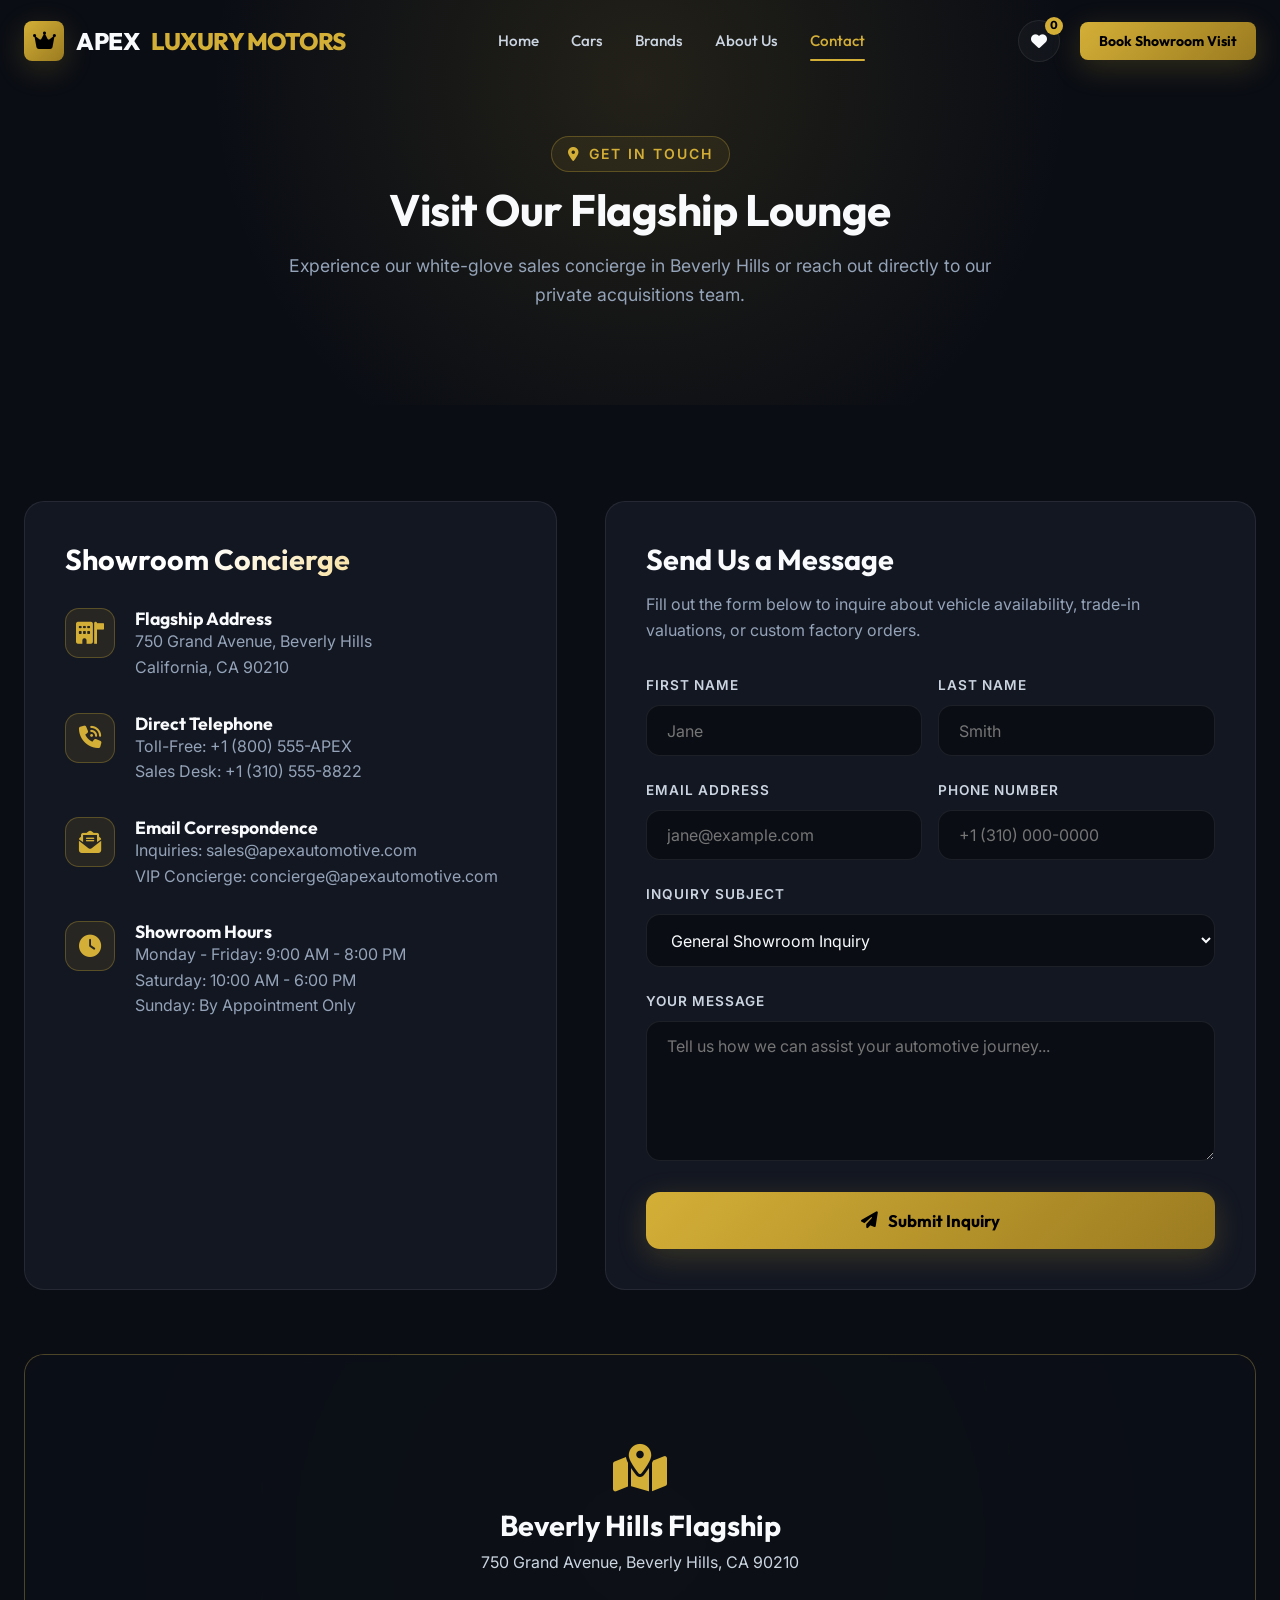
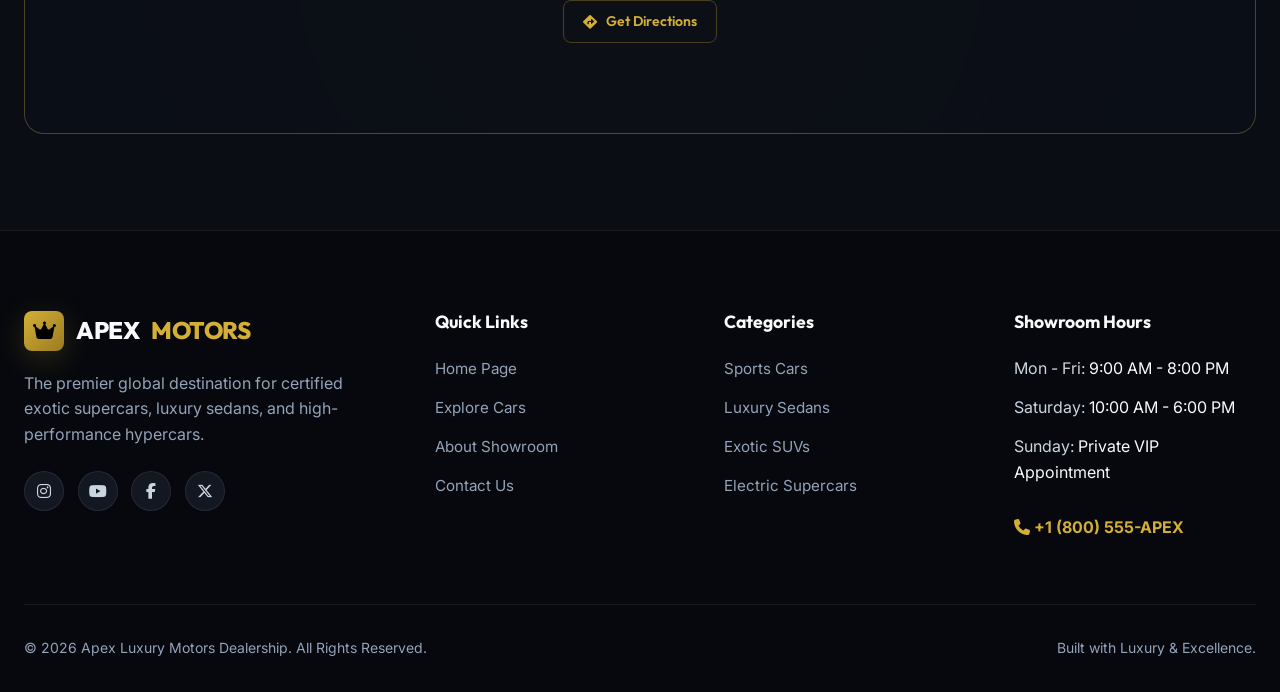
<file: contact.html>
<!DOCTYPE html>
<html lang="en">
<head>
  <meta charset="UTF-8" />
  <meta name="viewport" content="width=device-width, initial-scale=1.0" />
  <title>Contact & VIP Lounge - Apex Luxury Motors</title>
  <meta name="description" content="Get in touch with Apex Luxury Motors sales concierge, schedule private showroom viewings, visit our Beverly Hills luxury showroom lounge." />
  
  <link rel="stylesheet" href="css/style.css" />
  <link rel="stylesheet" href="https://cdnjs.cloudflare.com/ajax/libs/font-awesome/6.5.1/css/all.min.css" />
</head>
<body>

  <!-- ==================== STICKY NAVBAR ==================== -->
  <header class="navbar scrolled">
    <div class="container nav-container">
      <a href="index.html" class="logo">
        <div class="logo-badge"><i class="fa-solid fa-crown"></i></div>
        APEX <span>LUXURY MOTORS</span>
      </a>
      
      <nav class="nav-links">
        <a href="index.html" class="nav-link">Home</a>
        <a href="cars.html" class="nav-link">Cars</a>
        <a href="index.html#brands-section" class="nav-link">Brands</a>
        <a href="about.html" class="nav-link">About Us</a>
        <a href="contact.html" class="nav-link active">Contact</a>
      </nav>
      
      <div class="nav-actions">
        <a href="cars.html" class="nav-favorite-btn" title="View Wishlist">
          <i class="fa-solid fa-heart"></i>
          <span class="fav-badge">0</span>
        </a>
        <button class="btn btn-primary btn-sm" onclick="openTestDriveModal()">Book Showroom Visit</button>
        <div class="hamburger">
          <span></span><span></span><span></span>
        </div>
      </div>
    </div>
  </header>

  <!-- Mobile Drawer -->
  <div class="mobile-nav">
    <div class="mobile-nav-links">
      <a href="index.html" class="mobile-nav-link">Home</a>
      <a href="cars.html" class="mobile-nav-link">Inventory</a>
      <a href="about.html" class="mobile-nav-link">About Showroom</a>
      <a href="contact.html" class="mobile-nav-link active">Contact Us</a>
    </div>
    <button class="btn btn-primary" onclick="openTestDriveModal(); document.querySelector('.mobile-nav').classList.remove('active');">
      <i class="fa-solid fa-car"></i> Book Showroom Visit
    </button>
  </div>

  <!-- ==================== CONTACT HERO ==================== -->
  <section class="section-padding" style="padding-top: 8.5rem; background: radial-gradient(circle at 50% 20%, rgba(212, 175, 55, 0.12) 0%, transparent 60%); text-align: center;">
    <div class="container" style="max-width: 800px;">
      <span class="section-subtitle"><i class="fa-solid fa-location-dot"></i> Get In Touch</span>
      <h1 class="section-title">Visit Our Flagship Lounge</h1>
      <p class="section-description">Experience our white-glove sales concierge in Beverly Hills or reach out directly to our private acquisitions team.</p>
    </div>
  </section>

  <!-- ==================== CONTACT SECTION ==================== -->
  <section class="section-padding" style="background: var(--bg-dark);">
    <div class="container">
      <div class="contact-grid">
        <!-- Contact Information -->
        <div class="contact-info-card">
          <h2 style="font-size: 1.8rem; margin-bottom: 2rem;" class="text-gradient">Showroom Concierge</h2>
          
          <div class="info-item">
            <div class="info-icon"><i class="fa-solid fa-building-flag"></i></div>
            <div>
              <h4 style="font-size: 1.1rem; color: var(--text-main);">Flagship Address</h4>
              <p style="color: var(--text-muted);">750 Grand Avenue, Beverly Hills<br />California, CA 90210</p>
            </div>
          </div>
          
          <div class="info-item">
            <div class="info-icon"><i class="fa-solid fa-phone-volume"></i></div>
            <div>
              <h4 style="font-size: 1.1rem; color: var(--text-main);">Direct Telephone</h4>
              <p style="color: var(--text-muted);">Toll-Free: +1 (800) 555-APEX<br />Sales Desk: +1 (310) 555-8822</p>
            </div>
          </div>
          
          <div class="info-item">
            <div class="info-icon"><i class="fa-solid fa-envelope-open-text"></i></div>
            <div>
              <h4 style="font-size: 1.1rem; color: var(--text-main);">Email Correspondence</h4>
              <p style="color: var(--text-muted);">Inquiries: sales@apexautomotive.com<br />VIP Concierge: concierge@apexautomotive.com</p>
            </div>
          </div>
          
          <div class="info-item">
            <div class="info-icon"><i class="fa-solid fa-clock"></i></div>
            <div>
              <h4 style="font-size: 1.1rem; color: var(--text-main);">Showroom Hours</h4>
              <p style="color: var(--text-muted);">Monday - Friday: 9:00 AM - 8:00 PM<br />Saturday: 10:00 AM - 6:00 PM<br />Sunday: By Appointment Only</p>
            </div>
          </div>
        </div>
        
        <!-- Interactive Form -->
        <div class="contact-form-card">
          <h2 style="font-size: 1.8rem; margin-bottom: 1rem;">Send Us a Message</h2>
          <p style="color: var(--text-muted); margin-bottom: 2rem;">Fill out the form below to inquire about vehicle availability, trade-in valuations, or custom factory orders.</p>
          
          <form id="main-contact-form" onsubmit="event.preventDefault(); showToast('Thank you! Your message has been routed to a senior sales advisor.', 'success'); this.reset();">
            <div style="display: grid; grid-template-columns: 1fr 1fr; gap: 1rem;">
              <div class="form-group">
                <label class="form-label">First Name</label>
                <input type="text" required class="form-control" placeholder="Jane" />
              </div>
              <div class="form-group">
                <label class="form-label">Last Name</label>
                <input type="text" required class="form-control" placeholder="Smith" />
              </div>
            </div>
            
            <div style="display: grid; grid-template-columns: 1fr 1fr; gap: 1rem;">
              <div class="form-group">
                <label class="form-label">Email Address</label>
                <input type="email" required class="form-control" placeholder="jane@example.com" />
              </div>
              <div class="form-group">
                <label class="form-label">Phone Number</label>
                <input type="tel" required class="form-control" placeholder="+1 (310) 000-0000" />
              </div>
            </div>
            
            <div class="form-group">
              <label class="form-label">Inquiry Subject</label>
              <select class="form-control">
                <option>General Showroom Inquiry</option>
                <option>Schedule Private Showroom Viewing &amp; Test Drive</option>
                <option>Custom Lease &amp; Financing Quote</option>
                <option>Consignment &amp; Trade-In</option>
              </select>
            </div>
            
            <div class="form-group">
              <label class="form-label">Your Message</label>
              <textarea required class="form-control" placeholder="Tell us how we can assist your automotive journey..."></textarea>
            </div>
            
            <button type="submit" class="btn btn-primary btn-lg" style="width: 100%;">
              <i class="fa-solid fa-paper-plane"></i> Submit Inquiry
            </button>
          </form>
        </div>
      </div>
      
      <!-- Styled Dark Map Placeholder -->
      <div style="margin-top: 4rem; border-radius: var(--radius-lg); overflow: hidden; border: 1px solid var(--border-gold); background: var(--bg-card); position: relative; height: 380px; display: flex; align-items: center; justify-content: center; text-align: center; background-image: radial-gradient(circle at center, rgba(212, 175, 55, 0.08) 0%, transparent 80%), url('https://images.unsplash.com/photo-1524661135-423995f22d0b?auto=format&fit=crop&w=1400&q=80'); background-size: cover; background-position: center;">
        <div style="position: absolute; inset: 0; background: rgba(10, 13, 20, 0.85); backdrop-filter: blur(4px);"></div>
        <div style="position: relative; z-index: 2; padding: 2rem; max-width: 500px;">
          <i class="fa-solid fa-map-location-dot" style="font-size: 3rem; color: var(--accent-gold); margin-bottom: 1rem;"></i>
          <h3 style="font-size: 1.8rem; margin-bottom: 0.5rem;">Beverly Hills Flagship</h3>
          <p style="color: var(--text-sub); margin-bottom: 1.5rem;">750 Grand Avenue, Beverly Hills, CA 90210</p>
          <a href="https://maps.google.com" target="_blank" class="btn btn-outline-gold btn-sm"><i class="fa-solid fa-directions"></i> Get Directions</a>
        </div>
      </div>
    </div>
  </section>

  <!-- ==================== FOOTER ==================== -->
  <footer class="footer">
    <div class="container">
      <div class="footer-grid">
        <div class="footer-brand">
          <a href="index.html" class="logo">
            <div class="logo-badge"><i class="fa-solid fa-crown"></i></div>
            APEX <span>MOTORS</span>
          </a>
          <p>The premier global destination for certified exotic supercars, luxury sedans, and high-performance hypercars.</p>
          <div class="social-links">
            <a href="#" class="social-btn"><i class="fa-brands fa-instagram"></i></a>
            <a href="#" class="social-btn"><i class="fa-brands fa-youtube"></i></a>
            <a href="#" class="social-btn"><i class="fa-brands fa-facebook-f"></i></a>
            <a href="#" class="social-btn"><i class="fa-brands fa-x-twitter"></i></a>
          </div>
        </div>
        
        <div>
          <h4 class="footer-title">Quick Links</h4>
          <ul class="footer-links">
            <li><a href="index.html" class="footer-link">Home Page</a></li>
            <li><a href="cars.html" class="footer-link">Explore Cars</a></li>
            <li><a href="about.html" class="footer-link">About Showroom</a></li>
            <li><a href="contact.html" class="footer-link">Contact Us</a></li>
          </ul>
        </div>
        
        <div>
          <h4 class="footer-title">Categories</h4>
          <ul class="footer-links">
            <li><a href="cars.html?type=Sports+Cars" class="footer-link">Sports Cars</a></li>
            <li><a href="cars.html?type=Luxury+Cars" class="footer-link">Luxury Sedans</a></li>
            <li><a href="cars.html?type=SUVs" class="footer-link">Exotic SUVs</a></li>
            <li><a href="cars.html?type=Electric+Cars" class="footer-link">Electric Supercars</a></li>
          </ul>
        </div>
        
        <div>
          <h4 class="footer-title">Showroom Hours</h4>
          <ul class="footer-links">
            <li><span style="color: var(--text-sub);">Mon - Fri:</span> 9:00 AM - 8:00 PM</li>
            <li><span style="color: var(--text-sub);">Saturday:</span> 10:00 AM - 6:00 PM</li>
            <li><span style="color: var(--text-sub);">Sunday:</span> Private VIP Appointment</li>
            <li style="margin-top: 1rem;"><a href="tel:+18005552739" class="text-gold" style="font-weight: 700;"><i class="fa-solid fa-phone"></i> +1 (800) 555-APEX</a></li>
          </ul>
        </div>
      </div>
      
      <div class="footer-bottom">
        <p>&copy; 2026 Apex Luxury Motors Dealership. All Rights Reserved.</p>
        <p>Built with Luxury &amp; Excellence.</p>
      </div>
    </div>
  </footer>

  <script src="js/script.js"></script>
</body>
</html>
</file>
<file: css/style.css>
/* ==========================================
   APEX AUTOMOTIVE - LUXURY CAR SHOWROOM
   Unified CSS Design System & Stylesheet
   ========================================== */

@import url('https://fonts.googleapis.com/css2?family=Inter:wght@300;400;500;600;700&family=Outfit:wght@400;500;600;700;800&family=Plus+Jakarta+Sans:wght@500;600;700;800&display=swap');

:root {
  /* Color Palette - Modern Obsidian Dark & Metallic Gold Accent */
  --bg-dark: #0A0D14;
  --bg-card: #131722;
  --bg-card-hover: #1A202E;
  --bg-surface: #1E2536;
  --bg-glass: rgba(19, 23, 34, 0.75);
  --bg-glass-card: rgba(255, 255, 255, 0.03);
  
  --accent-gold: #D4AF37;
  --accent-gold-light: #F3C649;
  --accent-gold-dark: #9A7B20;
  --accent-cyan: #38BDF8;
  --accent-emerald: #10B981;
  
  --border-color: rgba(255, 255, 255, 0.08);
  --border-gold: rgba(212, 175, 55, 0.3);
  --border-focus: rgba(212, 175, 55, 0.6);
  
  --text-main: #F8FAFC;
  --text-muted: #94A3B8;
  --text-sub: #CBD5E1;
  --text-gold: #E5C158;
  
  --font-heading: 'Outfit', 'Plus Jakarta Sans', sans-serif;
  --font-body: 'Inter', sans-serif;
  
  --radius-sm: 8px;
  --radius-md: 14px;
  --radius-lg: 20px;
  --radius-full: 9999px;
  
  --shadow-sm: 0 4px 12px rgba(0, 0, 0, 0.2);
  --shadow-md: 0 10px 30px rgba(0, 0, 0, 0.35);
  --shadow-lg: 0 20px 50px rgba(0, 0, 0, 0.5);
  --shadow-gold: 0 8px 30px rgba(212, 175, 55, 0.2);
  --shadow-glow: 0 0 25px rgba(212, 175, 55, 0.15);
  
  --transition-fast: 0.2s cubic-bezier(0.4, 0, 0.2, 1);
  --transition-normal: 0.35s cubic-bezier(0.4, 0, 0.2, 1);
  --transition-slow: 0.5s cubic-bezier(0.4, 0, 0.2, 1);
  
  --container-max: 1320px;
}

/* Reset & Global Base */
*, *::before, *::after {
  box-sizing: border-box;
  margin: 0;
  padding: 0;
}

html {
  scroll-behavior: smooth;
  font-size: 16px;
}

body {
  background-color: var(--bg-dark);
  color: var(--text-main);
  font-family: var(--font-body);
  line-height: 1.6;
  overflow-x: hidden;
  -webkit-font-smoothing: antialiased;
}

a {
  color: inherit;
  text-decoration: none;
  transition: var(--transition-fast);
}

ul {
  list-style: none;
}

img {
  max-width: 100%;
  height: auto;
  display: block;
}

button, input, select, textarea {
  font-family: inherit;
  font-size: inherit;
  color: inherit;
  outline: none;
  border: none;
}

button {
  cursor: pointer;
  background: none;
}

/* Custom Scrollbar */
::-webkit-scrollbar {
  width: 10px;
}
::-webkit-scrollbar-track {
  background: var(--bg-dark);
}
::-webkit-scrollbar-thumb {
  background: #252D3F;
  border-radius: var(--radius-full);
  border: 2px solid var(--bg-dark);
}
::-webkit-scrollbar-thumb:hover {
  background: var(--accent-gold);
}

/* Typography & Utilities */
h1, h2, h3, h4, h5, h6 {
  font-family: var(--font-heading);
  font-weight: 700;
  line-height: 1.2;
  color: var(--text-main);
}

.text-gradient {
  background: linear-gradient(135deg, #FFFFFF 30%, var(--accent-gold-light) 100%);
  -webkit-background-clip: text;
  -webkit-text-fill-color: transparent;
}

.text-gold {
  color: var(--accent-gold);
}

.container {
  width: 100%;
  max-width: var(--container-max);
  margin: 0 auto;
  padding: 0 1.5rem;
}

.section-padding {
  padding: 6rem 0;
}

.section-header {
  text-align: center;
  max-width: 700px;
  margin: 0 auto 3.5rem auto;
}

.section-subtitle {
  display: inline-flex;
  align-items: center;
  gap: 0.5rem;
  font-size: 0.875rem;
  font-weight: 600;
  text-transform: uppercase;
  letter-spacing: 2px;
  color: var(--accent-gold);
  margin-bottom: 0.75rem;
  padding: 0.35rem 1rem;
  background: rgba(212, 175, 55, 0.08);
  border: 1px solid var(--border-gold);
  border-radius: var(--radius-full);
}

.section-title {
  font-size: 2.75rem;
  margin-bottom: 1rem;
  letter-spacing: -0.5px;
}

.section-description {
  color: var(--text-muted);
  font-size: 1.1rem;
}

/* Buttons System */
.btn {
  display: inline-flex;
  align-items: center;
  justify-content: center;
  gap: 0.6rem;
  padding: 0.9rem 1.8rem;
  font-family: var(--font-heading);
  font-weight: 600;
  font-size: 0.95rem;
  border-radius: var(--radius-md);
  transition: var(--transition-normal);
  position: relative;
  overflow: hidden;
  white-space: nowrap;
}

.btn-primary {
  background: linear-gradient(135deg, var(--accent-gold) 0%, var(--accent-gold-dark) 100%);
  color: #000;
  font-weight: 700;
  box-shadow: var(--shadow-gold);
}

.btn-primary:hover {
  transform: translateY(-3px);
  box-shadow: 0 12px 35px rgba(212, 175, 55, 0.35);
  background: linear-gradient(135deg, var(--accent-gold-light) 0%, var(--accent-gold) 100%);
}

.btn-secondary {
  background: var(--bg-glass-card);
  color: var(--text-main);
  border: 1px solid var(--border-color);
  backdrop-filter: blur(10px);
}

.btn-secondary:hover {
  background: rgba(255, 255, 255, 0.08);
  border-color: var(--border-gold);
  color: var(--accent-gold);
  transform: translateY(-3px);
}

.btn-outline-gold {
  background: transparent;
  color: var(--accent-gold);
  border: 1px solid var(--border-gold);
}

.btn-outline-gold:hover {
  background: var(--accent-gold);
  color: #000;
  transform: translateY(-3px);
  box-shadow: var(--shadow-gold);
}

.btn-sm {
  padding: 0.6rem 1.2rem;
  font-size: 0.875rem;
  border-radius: var(--radius-sm);
}

.btn-lg {
  padding: 1.1rem 2.4rem;
  font-size: 1.05rem;
  border-radius: var(--radius-md);
}

/* ==========================================
   NAVBAR & HEADER
   ========================================== */
.navbar {
  position: fixed;
  top: 0;
  left: 0;
  width: 100%;
  z-index: 1000;
  padding: 1.25rem 0;
  transition: var(--transition-normal);
}

.navbar.scrolled {
  padding: 0.85rem 0;
  background: var(--bg-glass);
  backdrop-filter: blur(20px);
  -webkit-backdrop-filter: blur(20px);
  border-bottom: 1px solid var(--border-color);
  box-shadow: var(--shadow-md);
}

.nav-container {
  display: flex;
  align-items: center;
  justify-content: space-between;
}

.logo {
  display: flex;
  align-items: center;
  gap: 0.75rem;
  font-family: var(--font-heading);
  font-size: 1.5rem;
  font-weight: 800;
  letter-spacing: -0.5px;
  color: var(--text-main);
}

.logo-badge {
  width: 40px;
  height: 40px;
  background: linear-gradient(135deg, var(--accent-gold), var(--accent-gold-dark));
  border-radius: var(--radius-sm);
  display: flex;
  align-items: center;
  justify-content: center;
  color: #000;
  font-size: 1.25rem;
  box-shadow: var(--shadow-gold);
}

.logo span {
  color: var(--accent-gold);
}

.nav-links {
  display: flex;
  align-items: center;
  gap: 2rem;
}

.nav-link {
  font-family: var(--font-heading);
  font-weight: 500;
  font-size: 0.95rem;
  color: var(--text-sub);
  position: relative;
  padding: 0.5rem 0;
}

.nav-link:hover, .nav-link.active {
  color: var(--accent-gold);
}

.nav-link::after {
  content: '';
  position: absolute;
  bottom: 0;
  left: 0;
  width: 0;
  height: 2px;
  background: var(--accent-gold);
  transition: var(--transition-fast);
  border-radius: var(--radius-full);
}

.nav-link:hover::after, .nav-link.active::after {
  width: 100%;
}

.nav-actions {
  display: flex;
  align-items: center;
  gap: 1.25rem;
}

.nav-favorite-btn {
  position: relative;
  width: 42px;
  height: 42px;
  border-radius: var(--radius-full);
  background: var(--bg-glass-card);
  border: 1px solid var(--border-color);
  display: flex;
  align-items: center;
  justify-content: center;
  color: var(--text-main);
  transition: var(--transition-fast);
}

.nav-favorite-btn:hover {
  border-color: var(--accent-gold);
  color: var(--accent-gold);
  background: rgba(212, 175, 55, 0.1);
}

.fav-badge {
  position: absolute;
  top: -4px;
  right: -4px;
  background: var(--accent-gold);
  color: #000;
  font-size: 0.7rem;
  font-weight: 800;
  width: 18px;
  height: 18px;
  border-radius: var(--radius-full);
  display: flex;
  align-items: center;
  justify-content: center;
}

.hamburger {
  display: none;
  flex-direction: column;
  gap: 5px;
  width: 30px;
  cursor: pointer;
  z-index: 1001;
}

.hamburger span {
  width: 100%;
  height: 2px;
  background: var(--text-main);
  border-radius: 2px;
  transition: var(--transition-fast);
}

.hamburger.active span:nth-child(1) {
  transform: translateY(7px) rotate(45deg);
}

.hamburger.active span:nth-child(2) {
  opacity: 0;
}

.hamburger.active span:nth-child(3) {
  transform: translateY(-7px) rotate(-45deg);
}

/* Mobile Nav Drawer */
.mobile-nav {
  position: fixed;
  top: 0;
  right: -100%;
  width: 300px;
  height: 100vh;
  background: var(--bg-dark);
  border-left: 1px solid var(--border-color);
  padding: 6rem 2rem 2rem 2rem;
  display: flex;
  flex-direction: column;
  gap: 2rem;
  transition: var(--transition-normal);
  z-index: 999;
  backdrop-filter: blur(25px);
}

.mobile-nav.active {
  right: 0;
}

.mobile-nav-links {
  display: flex;
  flex-direction: column;
  gap: 1.25rem;
}

.mobile-nav-link {
  font-family: var(--font-heading);
  font-size: 1.2rem;
  font-weight: 600;
  color: var(--text-sub);
  padding-bottom: 0.5rem;
  border-bottom: 1px solid var(--border-color);
}

.mobile-nav-link.active {
  color: var(--accent-gold);
  border-color: var(--border-gold);
}

/* ==========================================
   HERO SECTION (3D LUXURY SHOWROOM REDESIGN)
   ========================================== */
.hero {
  position: relative;
  min-height: 100vh;
  display: flex;
  align-items: center;
  padding-top: 7rem;
  padding-bottom: 4rem;
  overflow: hidden;
  background: var(--bg-dark);
}

.hero-ambient-spotlight {
  position: absolute;
  top: -10%;
  right: 10%;
  width: 60%;
  height: 70%;
  background: radial-gradient(circle at center, rgba(212, 175, 55, 0.14) 0%, rgba(212, 175, 55, 0.03) 45%, transparent 70%);
  pointer-events: none;
  z-index: 1;
  filter: blur(40px);
}

.hero-container {
  display: grid;
  grid-template-columns: 1fr 1.15fr;
  gap: 3.5rem;
  align-items: center;
  width: 100%;
  position: relative;
  z-index: 2;
}

.hero-content {
  position: relative;
  z-index: 3;
  max-width: 620px;
}

/* Badge with Live Pulse Dot */
.hero-badge {
  display: inline-flex;
  align-items: center;
  gap: 0.6rem;
  padding: 0.5rem 1.3rem;
  border-radius: var(--radius-full);
  background: rgba(212, 175, 55, 0.08);
  border: 1px solid var(--border-gold);
  color: var(--accent-gold);
  font-size: 0.8rem;
  font-weight: 700;
  text-transform: uppercase;
  letter-spacing: 2px;
  margin-bottom: 1.75rem;
  position: relative;
}

.badge-pulse {
  width: 8px;
  height: 8px;
  border-radius: 50%;
  background: #10B981;
  box-shadow: 0 0 8px #10B981;
  animation: pulse-glow 2s ease-in-out infinite;
}

@keyframes pulse-glow {
  0%, 100% { opacity: 1; transform: scale(1); }
  50% { opacity: 0.5; transform: scale(1.4); }
}

/* Dynamic Headline */
.hero-title {
  font-size: 3.8rem;
  line-height: 1.08;
  margin-bottom: 1.25rem;
  font-weight: 800;
  letter-spacing: -1.5px;
  color: #FFFFFF;
}

.hero-title-highlight {
  position: relative;
  display: inline-block;
}

.shimmer-text {
  background: linear-gradient(
    90deg, 
    #D4AF37 0%, 
    #F3E779 25%, 
    #FFD700 50%, 
    #F3E779 75%, 
    #D4AF37 100%
  );
  background-size: 200% auto;
  -webkit-background-clip: text;
  -webkit-text-fill-color: transparent;
  animation: shimmer-sweep 3s ease-in-out infinite;
  font-style: italic;
}

@keyframes shimmer-sweep {
  0% { background-position: -200% center; }
  100% { background-position: 200% center; }
}

/* Gold Accent Divider */
.hero-gold-line {
  width: 80px;
  height: 3px;
  background: linear-gradient(90deg, var(--accent-gold), var(--accent-gold-light), transparent);
  border-radius: var(--radius-full);
  margin-bottom: 1.5rem;
}

.hero-description {
  font-size: 1.1rem;
  color: var(--text-muted);
  margin-bottom: 1.75rem;
  line-height: 1.7;
  max-width: 540px;
}

/* Quick Specs Ticker */
.hero-specs-ticker {
  display: inline-flex;
  align-items: center;
  gap: 1rem;
  background: rgba(212, 175, 55, 0.06);
  border: 1px solid rgba(212, 175, 55, 0.15);
  border-radius: var(--radius-full);
  padding: 0.6rem 1.5rem;
  margin-bottom: 2rem;
}

.ticker-item {
  display: flex;
  align-items: center;
  gap: 0.45rem;
  font-size: 0.85rem;
  font-weight: 600;
  color: var(--text-sub);
}

.ticker-item i {
  color: var(--accent-gold);
  font-size: 0.9rem;
}

.ticker-divider {
  width: 4px;
  height: 4px;
  border-radius: 50%;
  background: var(--accent-gold);
  opacity: 0.5;
}

/* Hero Specific Buttons */
.btn-hero-primary {
  background: linear-gradient(135deg, var(--accent-gold) 0%, var(--accent-gold-dark) 100%);
  color: #000;
  font-weight: 700;
  box-shadow: var(--shadow-gold);
  position: relative;
  overflow: hidden;
}

.btn-hero-primary:hover {
  transform: translateY(-3px);
  box-shadow: 0 12px 35px rgba(212, 175, 55, 0.4);
  background: linear-gradient(135deg, var(--accent-gold-light) 0%, var(--accent-gold) 100%);
}

.btn-shine {
  position: absolute;
  top: 0;
  left: -75%;
  width: 50%;
  height: 100%;
  background: linear-gradient(120deg, transparent 0%, rgba(255,255,255,0.3) 50%, transparent 100%);
  transform: skewX(-20deg);
  animation: btn-shine-sweep 4s ease-in-out infinite;
}

@keyframes btn-shine-sweep {
  0% { left: -75%; }
  30% { left: 125%; }
  100% { left: 125%; }
}

.btn-hero-secondary {
  background: rgba(255, 255, 255, 0.04);
  color: var(--text-main);
  border: 1px solid var(--border-color);
  backdrop-filter: blur(10px);
}

.btn-hero-secondary:hover {
  background: rgba(255, 255, 255, 0.08);
  border-color: var(--border-gold);
  color: var(--accent-gold);
  transform: translateY(-3px);
}

.hero-actions {
  display: flex;
  align-items: center;
  gap: 1.25rem;
  flex-wrap: wrap;
  margin-bottom: 1.75rem;
}

/* Price Tag */
.hero-price-tag {
  display: inline-flex;
  align-items: center;
  gap: 0.85rem;
  background: rgba(212, 175, 55, 0.08);
  border: 1px solid var(--border-gold);
  border-radius: var(--radius-md);
  padding: 0.65rem 1.25rem;
  margin-bottom: 2.5rem;
  cursor: pointer;
  transition: var(--transition-normal);
}

.hero-price-tag:hover {
  background: rgba(212, 175, 55, 0.15);
  box-shadow: 0 0 20px rgba(212, 175, 55, 0.1);
}

.price-label {
  font-size: 0.8rem;
  font-weight: 600;
  color: var(--text-muted);
  text-transform: uppercase;
  letter-spacing: 1px;
}

.price-value {
  font-family: var(--font-heading);
  font-size: 1.5rem;
  font-weight: 800;
  color: var(--accent-gold);
}

.price-arrow {
  color: var(--accent-gold);
  font-size: 0.85rem;
  transition: var(--transition-fast);
}

.hero-price-tag:hover .price-arrow {
  transform: translateX(4px);
}

/* Icon-Enhanced Stats */
.hero-stats {
  display: grid;
  grid-template-columns: repeat(3, 1fr);
  gap: 1.5rem;
  padding-top: 2rem;
  border-top: 1px solid var(--border-color);
}

.stat-item {
  display: flex;
  align-items: center;
  gap: 0.85rem;
}

.stat-icon {
  width: 42px;
  height: 42px;
  border-radius: var(--radius-sm);
  background: rgba(212, 175, 55, 0.1);
  border: 1px solid rgba(212, 175, 55, 0.2);
  display: flex;
  align-items: center;
  justify-content: center;
  color: var(--accent-gold);
  font-size: 1rem;
  flex-shrink: 0;
}

.stat-item h3 {
  font-size: 1.6rem;
  color: var(--accent-gold);
  font-weight: 800;
  line-height: 1;
  margin-bottom: 0.15rem;
}

.stat-item p {
  font-size: 0.7rem;
  color: var(--text-muted);
  text-transform: uppercase;
  letter-spacing: 0.8px;
  font-weight: 600;
}

/* Staggered Entrance Animations */
.anim-slide-up {
  opacity: 0;
  transform: translateY(30px);
  animation: heroSlideUp 0.7s cubic-bezier(0.16, 1, 0.3, 1) forwards;
}
.delay-1 { animation-delay: 0.15s; }
.delay-2 { animation-delay: 0.3s; }
.delay-3 { animation-delay: 0.45s; }
.delay-4 { animation-delay: 0.6s; }
.delay-5 { animation-delay: 0.75s; }

@keyframes heroSlideUp {
  to {
    opacity: 1;
    transform: translateY(0);
  }
}

/* 3D Supercar Showcase & Circular Podium */
.hero-3d-visual-wrap {
  position: relative;
  width: 100%;
  display: flex;
  align-items: center;
  justify-content: center;
  z-index: 2;
}

.hero-3d-glow-podium {
  position: absolute;
  width: 90%;
  height: 45%;
  bottom: 6%;
  left: 50%;
  transform: translateX(-50%);
  border-radius: 50%;
  background: radial-gradient(ellipse at center, rgba(212, 175, 55, 0.3) 0%, rgba(212, 175, 55, 0.08) 50%, transparent 75%);
  box-shadow: 0 0 70px rgba(212, 175, 55, 0.35);
  filter: blur(12px);
  pointer-events: none;
  z-index: 1;
}

.hero-3d-image-box {
  position: relative;
  width: 100%;
  max-width: 800px;
  border-radius: var(--radius-lg);
  overflow: hidden;
  background: transparent;
  display: flex;
  align-items: center;
  justify-content: center;
  z-index: 2;
  box-shadow: 0 20px 50px rgba(0, 0, 0, 0.6), 0 0 35px rgba(212, 175, 55, 0.25);
  border: 1px solid rgba(212, 175, 55, 0.3);
}

.hero-3d-car-img {
  width: 100%;
  height: auto;
  display: block;
  object-fit: cover;
  transform: scale(1.01);
  filter: brightness(1.08) contrast(1.1);
  transition: transform 0.6s cubic-bezier(0.2, 0.8, 0.2, 1);
}

.hero-3d-visual-wrap:hover .hero-3d-car-img {
  transform: scale(1.04);
}

/* Subtle Edge Blending Gradients */
.blend-overlay {
  position: absolute;
  pointer-events: none;
  z-index: 3;
}

.blend-overlay.fade-left {
  inset: 0 auto 0 0;
  width: 12%;
  background: linear-gradient(to right, rgba(10, 13, 20, 0.4) 0%, transparent 100%);
}

.blend-overlay.fade-right {
  inset: 0 0 0 auto;
  width: 12%;
  background: linear-gradient(to left, rgba(10, 13, 20, 0.4) 0%, transparent 100%);
}

.blend-overlay.fade-top {
  inset: 0 0 auto 0;
  height: 12%;
  background: linear-gradient(to bottom, rgba(10, 13, 20, 0.4) 0%, transparent 100%);
}

.blend-overlay.fade-bottom {
  inset: auto 0 0 0;
  height: 15%;
  background: linear-gradient(to top, rgba(10, 13, 20, 0.6) 0%, transparent 100%);
}

.blend-overlay.fade-radial {
  inset: 0;
  background: radial-gradient(circle at 50% 50%, transparent 70%, rgba(10, 13, 20, 0.4) 100%);
}

/* ==========================================
   FEATURED CARS SHOWROOM BACKGROUND
   ========================================== */
.featured-showroom-bg {
  position: relative;
  background-color: #050608;
  background-image: url('../assets/images/showroom_bg.jpg');
  background-size: cover;
  background-position: center center;
  background-repeat: no-repeat;
  overflow: hidden;
}

/* Dark center overlay so cards stay readable */
.featured-showroom-bg::before {
  content: '';
  position: absolute;
  inset: 0;
  background:
    /* Heavy center darken for card readability */
    radial-gradient(ellipse at 50% 50%, rgba(5, 6, 8, 0.78) 0%, rgba(5, 6, 8, 0.55) 60%, rgba(5, 6, 8, 0.7) 100%),
    /* Top edge blend into page */
    linear-gradient(to bottom, #0A0D14 0%, transparent 12%),
    /* Bottom edge blend into next section */
    linear-gradient(to top, #080A0F 0%, transparent 10%);
  pointer-events: none;
  z-index: 0;
}

/* Subtle warm gold ambient glow at edges */
.featured-showroom-bg::after {
  content: '';
  position: absolute;
  inset: 0;
  background:
    /* Left wall gold accent */
    radial-gradient(ellipse at 0% 50%, rgba(212, 175, 55, 0.06) 0%, transparent 40%),
    /* Right wall gold accent */
    radial-gradient(ellipse at 100% 50%, rgba(212, 175, 55, 0.06) 0%, transparent 40%),
    /* Top architectural lighting hint */
    radial-gradient(ellipse at 50% 0%, rgba(212, 175, 55, 0.04) 0%, transparent 35%),
    /* Dark vignette */
    radial-gradient(ellipse at 50% 50%, transparent 40%, rgba(5, 6, 8, 0.5) 100%);
  pointer-events: none;
  z-index: 0;
}

/* Ensure all content sits above the background overlays */
.featured-showroom-bg > .container {
  position: relative;
  z-index: 1;
}

/* ==========================================
   CAR CARDS & FEATURED CARS
   ========================================== */
.car-grid {
  display: grid;
  grid-template-columns: repeat(auto-fill, minmax(350px, 1fr));
  gap: 2rem;
}

.car-card {
  background: var(--bg-card);
  border-radius: var(--radius-lg);
  border: 1px solid var(--border-color);
  overflow: hidden;
  transition: var(--transition-normal);
  position: relative;
  display: flex;
  flex-direction: column;
}

.car-card:hover {
  transform: translateY(-8px);
  border-color: var(--border-gold);
  box-shadow: var(--shadow-lg), var(--shadow-glow);
  background: var(--bg-card-hover);
}

.car-card-image-wrap {
  position: relative;
  width: 100%;
  height: 230px;
  overflow: hidden;
  background: #080A0E;
}

.car-card-img {
  width: 100%;
  height: 100%;
  object-fit: cover;
  transition: transform 0.6s cubic-bezier(0.2, 0.8, 0.2, 1);
}

.car-card:hover .car-card-img {
  transform: scale(1.08);
}

.car-card-badge {
  position: absolute;
  top: 1rem;
  left: 1rem;
  padding: 0.35rem 0.85rem;
  background: rgba(10, 13, 20, 0.75);
  backdrop-filter: blur(10px);
  border: 1px solid var(--border-color);
  border-radius: var(--radius-full);
  font-size: 0.75rem;
  font-weight: 700;
  text-transform: uppercase;
  letter-spacing: 1px;
  color: var(--accent-gold);
}

.car-favorite-btn {
  position: absolute;
  top: 1rem;
  right: 1rem;
  width: 38px;
  height: 38px;
  border-radius: var(--radius-full);
  background: rgba(10, 13, 20, 0.75);
  backdrop-filter: blur(10px);
  border: 1px solid var(--border-color);
  color: var(--text-muted);
  display: flex;
  align-items: center;
  justify-content: center;
  transition: var(--transition-fast);
  z-index: 2;
}

.car-favorite-btn:hover, .car-favorite-btn.active {
  color: #EF4444;
  border-color: rgba(239, 68, 68, 0.5);
  background: rgba(239, 68, 68, 0.15);
}

.car-card-body {
  padding: 1.5rem;
  display: flex;
  flex-direction: column;
  flex-grow: 1;
}

.car-card-header {
  display: flex;
  align-items: flex-start;
  justify-content: space-between;
  margin-bottom: 0.75rem;
}

.car-brand {
  font-size: 0.85rem;
  font-weight: 600;
  text-transform: uppercase;
  letter-spacing: 1px;
  color: var(--accent-gold);
  margin-bottom: 0.2rem;
}

.car-title {
  font-size: 1.35rem;
  font-weight: 700;
}

.car-price {
  font-size: 1.35rem;
  font-weight: 800;
  color: var(--text-main);
  text-align: right;
}

.car-specs-grid {
  display: grid;
  grid-template-columns: repeat(3, 1fr);
  gap: 0.75rem;
  padding: 1rem 0;
  margin: 0.75rem 0 1.25rem 0;
  border-top: 1px solid var(--border-color);
  border-bottom: 1px solid var(--border-color);
}

.spec-item {
  display: flex;
  align-items: center;
  gap: 0.5rem;
  font-size: 0.825rem;
  color: var(--text-sub);
}

.spec-item i {
  color: var(--accent-gold);
  font-size: 0.95rem;
}

.car-card-actions {
  display: grid;
  grid-template-columns: 1fr 1fr;
  gap: 0.75rem;
  margin-top: auto;
}

/* ==========================================
   BRANDS & CATEGORIES
   ========================================== */
.brand-grid {
  display: grid;
  grid-template-columns: repeat(4, 1fr);
  gap: 1.5rem;
}

.brand-card {
  background: linear-gradient(145deg, rgba(19, 23, 34, 0.9) 0%, rgba(11, 13, 16, 0.95) 100%);
  border: 1px solid var(--border-color);
  border-radius: var(--radius-lg);
  padding: 2rem 1.25rem 1.5rem;
  display: flex;
  flex-direction: column;
  align-items: center;
  justify-content: center;
  gap: 1rem;
  transition: var(--transition-normal);
  cursor: pointer;
  text-align: center;
  position: relative;
  overflow: hidden;
}

.brand-card::before {
  content: '';
  position: absolute;
  inset: 0;
  background: radial-gradient(circle at 50% 0%, rgba(212, 175, 55, 0.08) 0%, transparent 60%);
  opacity: 0;
  transition: var(--transition-normal);
  pointer-events: none;
}

.brand-card:hover {
  border-color: var(--border-gold);
  transform: translateY(-6px);
  box-shadow: 0 15px 40px rgba(0, 0, 0, 0.4), 0 0 30px rgba(212, 175, 55, 0.08);
}

.brand-card:hover::before {
  opacity: 1;
}

.brand-logo-wrap {
  width: 72px;
  height: 72px;
  display: flex;
  align-items: center;
  justify-content: center;
  border-radius: var(--radius-md);
  background: rgba(212, 175, 55, 0.06);
  border: 1px solid rgba(212, 175, 55, 0.12);
  padding: 0.85rem;
  transition: var(--transition-normal);
}

.brand-card:hover .brand-logo-wrap {
  background: rgba(212, 175, 55, 0.12);
  border-color: rgba(212, 175, 55, 0.3);
  box-shadow: 0 0 20px rgba(212, 175, 55, 0.15);
}

.brand-logo-svg {
  width: 100%;
  height: 100%;
  color: var(--accent-gold);
  transition: var(--transition-normal);
}

.brand-card:hover .brand-logo-svg {
  color: var(--accent-gold-light);
  filter: drop-shadow(0 0 6px rgba(212, 175, 55, 0.3));
}

.brand-name {
  font-family: var(--font-heading);
  font-size: 1rem;
  font-weight: 700;
  color: var(--text-main);
  letter-spacing: 0.5px;
}

.brand-count {
  font-size: 0.78rem;
  font-weight: 600;
  color: var(--text-muted);
  text-transform: uppercase;
  letter-spacing: 1px;
}

.brand-card:hover .brand-count {
  color: var(--accent-gold);
}

@media (max-width: 1024px) {
  .brand-grid {
    grid-template-columns: repeat(4, 1fr);
  }
}

@media (max-width: 768px) {
  .brand-grid {
    grid-template-columns: repeat(2, 1fr);
    gap: 1rem;
  }
  .brand-logo-wrap {
    width: 60px;
    height: 60px;
  }
}

.category-grid {
  display: grid;
  grid-template-columns: repeat(3, 1fr);
  gap: 1.5rem;
}

.category-card {
  position: relative;
  height: 260px;
  border-radius: var(--radius-lg);
  overflow: hidden;
  border: 1px solid var(--border-color);
  cursor: pointer;
  transition: var(--transition-normal);
}

.category-card img {
  width: 100%;
  height: 100%;
  object-fit: cover;
  transition: transform 0.6s cubic-bezier(0.2, 0.8, 0.2, 1), filter 0.4s ease;
}

.category-card-overlay {
  position: absolute;
  inset: 0;
  background: linear-gradient(to top, rgba(5, 6, 8, 0.95) 0%, rgba(5, 6, 8, 0.5) 45%, rgba(5, 6, 8, 0.2) 100%);
  padding: 1.75rem;
  display: flex;
  flex-direction: column;
  justify-content: flex-end;
  transition: var(--transition-normal);
}

.category-card:hover img {
  transform: scale(1.1);
  filter: brightness(1.15);
}

.category-card:hover {
  border-color: var(--accent-gold);
  box-shadow: 0 10px 40px rgba(0, 0, 0, 0.4), 0 0 25px rgba(212, 175, 55, 0.1);
  transform: translateY(-5px);
}

.cat-icon {
  display: inline-flex;
  align-items: center;
  justify-content: center;
  width: 38px;
  height: 38px;
  border-radius: var(--radius-sm);
  background: rgba(212, 175, 55, 0.15);
  border: 1px solid rgba(212, 175, 55, 0.3);
  color: var(--accent-gold);
  font-size: 1rem;
  margin-bottom: 0.85rem;
  transition: var(--transition-normal);
}

.category-card:hover .cat-icon {
  background: var(--accent-gold);
  color: #000;
  box-shadow: 0 0 15px rgba(212, 175, 55, 0.3);
}

.category-title {
  font-size: 1.4rem;
  margin-bottom: 0.3rem;
  font-weight: 700;
}

.category-count {
  font-size: 0.82rem;
  color: var(--accent-gold);
  font-weight: 600;
  letter-spacing: 0.5px;
}

@media (max-width: 1024px) {
  .category-grid {
    grid-template-columns: repeat(2, 1fr);
  }
}

@media (max-width: 768px) {
  .category-grid {
    grid-template-columns: 1fr;
  }
  .category-card {
    height: 220px;
  }
}

/* ==========================================
   WHY CHOOSE US / FEATURES
   ========================================== */
.benefits-grid {
  display: grid;
  grid-template-columns: repeat(auto-fill, minmax(320px, 1fr));
  gap: 2rem;
}

.benefit-card {
  background: var(--bg-card);
  border: 1px solid var(--border-color);
  border-radius: var(--radius-lg);
  padding: 2.25rem;
  transition: var(--transition-normal);
}

.benefit-card:hover {
  border-color: var(--border-gold);
  transform: translateY(-5px);
  background: var(--bg-card-hover);
  box-shadow: var(--shadow-glow);
}

.benefit-icon {
  width: 60px;
  height: 60px;
  border-radius: var(--radius-md);
  background: rgba(212, 175, 55, 0.1);
  border: 1px solid var(--border-gold);
  display: flex;
  align-items: center;
  justify-content: center;
  font-size: 1.75rem;
  color: var(--accent-gold);
  margin-bottom: 1.5rem;
}

.benefit-title {
  font-size: 1.3rem;
  margin-bottom: 0.75rem;
}

.benefit-desc {
  color: var(--text-muted);
  font-size: 0.95rem;
}

/* ==========================================
   SMART CAR FILTER & SEARCH (CARS PAGE)
   ========================================== */
.filter-wrapper {
  background: var(--bg-card);
  border: 1px solid var(--border-color);
  border-radius: var(--radius-lg);
  padding: 2rem;
  margin-bottom: 3rem;
  box-shadow: var(--shadow-md);
}

.filter-grid {
  display: grid;
  grid-template-columns: repeat(auto-fill, minmax(220px, 1fr));
  gap: 1.25rem;
}

.filter-group {
  display: flex;
  flex-direction: column;
  gap: 0.5rem;
}

.filter-label {
  font-size: 0.85rem;
  font-weight: 600;
  text-transform: uppercase;
  letter-spacing: 1px;
  color: var(--text-sub);
}

.filter-input, .filter-select {
  width: 100%;
  padding: 0.8rem 1rem;
  background: var(--bg-dark);
  border: 1px solid var(--border-color);
  border-radius: var(--radius-md);
  color: var(--text-main);
  font-size: 0.95rem;
  transition: var(--transition-fast);
}

.filter-input:focus, .filter-select:focus {
  border-color: var(--accent-gold);
  box-shadow: 0 0 10px rgba(212, 175, 55, 0.2);
}

.price-range-wrap {
  display: flex;
  flex-direction: column;
  gap: 0.5rem;
}

.price-values {
  display: flex;
  justify-content: space-between;
  font-size: 0.85rem;
  font-weight: 600;
  color: var(--accent-gold);
}

input[type="range"] {
  width: 100%;
  accent-color: var(--accent-gold);
}

.filter-actions {
  display: flex;
  align-items: flex-end;
  gap: 1rem;
  grid-column: 1 / -1;
  margin-top: 1rem;
  padding-top: 1rem;
  border-top: 1px solid var(--border-color);
}

.results-bar {
  display: flex;
  align-items: center;
  justify-content: space-between;
  margin-bottom: 2rem;
}

.results-count {
  font-size: 1.1rem;
  font-weight: 600;
  color: var(--text-sub);
}

.results-count span {
  color: var(--accent-gold);
  font-weight: 800;
}

/* ==========================================
   CAR DETAILS PAGE
   ========================================== */
.car-details-hero {
  padding-top: 8rem;
  padding-bottom: 4rem;
}

.details-grid {
  display: grid;
  grid-template-columns: 1.2fr 0.8fr;
  gap: 3rem;
}

.gallery-main {
  width: 100%;
  height: 460px;
  border-radius: var(--radius-lg);
  overflow: hidden;
  border: 1px solid var(--border-color);
  margin-bottom: 1.25rem;
  background: #080A0E;
  box-shadow: var(--shadow-lg);
}

.gallery-main img {
  width: 100%;
  height: 100%;
  object-fit: cover;
}

.gallery-thumbs {
  display: flex;
  gap: 1rem;
  overflow-x: auto;
  padding-bottom: 0.5rem;
}

.thumb-item {
  width: 110px;
  height: 75px;
  border-radius: var(--radius-md);
  overflow: hidden;
  border: 2px solid var(--border-color);
  cursor: pointer;
  flex-shrink: 0;
  transition: var(--transition-fast);
}

.thumb-item.active, .thumb-item:hover {
  border-color: var(--accent-gold);
  transform: scale(1.03);
}

.thumb-item img {
  width: 100%;
  height: 100%;
  object-fit: cover;
}

.details-info {
  background: var(--bg-card);
  border: 1px solid var(--border-color);
  border-radius: var(--radius-lg);
  padding: 2.5rem;
  height: fit-content;
}

.details-header {
  margin-bottom: 1.5rem;
  padding-bottom: 1.5rem;
  border-bottom: 1px solid var(--border-color);
}

.details-price {
  font-size: 2.4rem;
  font-weight: 800;
  color: var(--accent-gold);
  margin-top: 0.5rem;
}

.specs-quick-grid {
  display: grid;
  grid-template-columns: repeat(2, 1fr);
  gap: 1.25rem;
  margin-bottom: 2rem;
}

.quick-spec-card {
  background: var(--bg-dark);
  padding: 1rem 1.25rem;
  border-radius: var(--radius-md);
  border: 1px solid var(--border-color);
}

.quick-spec-card p {
  font-size: 0.8rem;
  color: var(--text-muted);
  text-transform: uppercase;
}

.quick-spec-card h4 {
  font-size: 1.1rem;
  color: var(--text-main);
}

.details-actions {
  display: flex;
  flex-direction: column;
  gap: 1rem;
}

.specs-full-section {
  margin-top: 4rem;
  background: var(--bg-card);
  border: 1px solid var(--border-color);
  border-radius: var(--radius-lg);
  padding: 3rem;
}

.specs-table {
  display: grid;
  grid-template-columns: repeat(auto-fill, minmax(280px, 1fr));
  gap: 1.5rem;
}

.table-row {
  display: flex;
  justify-content: space-between;
  padding: 0.85rem 0;
  border-bottom: 1px solid var(--border-color);
  font-size: 0.95rem;
}

.table-row span:first-child {
  color: var(--text-muted);
}

.table-row span:last-child {
  font-weight: 600;
  color: var(--text-main);
}

/* ==========================================
   FINANCING CALCULATOR
   ========================================== */
.calc-container {
  background: var(--bg-card);
  border: 1px solid var(--border-gold);
  border-radius: var(--radius-lg);
  padding: 3rem;
  box-shadow: var(--shadow-glow);
}

.calc-grid {
  display: grid;
  grid-template-columns: 1fr 1fr;
  gap: 3rem;
}

.calc-form {
  display: flex;
  flex-direction: column;
  gap: 1.5rem;
}

.calc-result-box {
  background: linear-gradient(135deg, rgba(212, 175, 55, 0.1) 0%, rgba(19, 23, 34, 0.9) 100%);
  border: 1px solid var(--border-gold);
  border-radius: var(--radius-lg);
  padding: 2.5rem;
  display: flex;
  flex-direction: column;
  align-items: center;
  justify-content: center;
  text-align: center;
}

.calc-monthly-amount {
  font-size: 3.5rem;
  font-weight: 800;
  color: var(--accent-gold);
  line-height: 1;
  margin: 1rem 0;
}

/* ==========================================
   REVIEWS & TESTIMONIALS SLIDER
   ========================================== */
.reviews-slider-wrap {
  position: relative;
  max-width: 900px;
  margin: 0 auto;
  overflow: hidden;
}

.reviews-track {
  display: flex;
  transition: transform 0.5s ease-in-out;
}

.review-card {
  min-width: 100%;
  background: var(--bg-card);
  border: 1px solid var(--border-color);
  border-radius: var(--radius-lg);
  padding: 3rem;
  box-sizing: border-box;
  text-align: center;
}

.review-stars {
  color: var(--accent-gold);
  font-size: 1.25rem;
  margin-bottom: 1.25rem;
  display: flex;
  justify-content: center;
  gap: 0.35rem;
}

.review-text {
  font-size: 1.25rem;
  font-style: italic;
  color: var(--text-sub);
  margin-bottom: 2rem;
  line-height: 1.7;
}

.review-author {
  display: flex;
  align-items: center;
  justify-content: center;
  gap: 1rem;
}

.author-img {
  width: 60px;
  height: 60px;
  border-radius: var(--radius-full);
  border: 2px solid var(--accent-gold);
  object-fit: cover;
}

.author-name {
  font-size: 1.1rem;
  font-weight: 700;
}

.author-car {
  font-size: 0.85rem;
  color: var(--accent-gold);
}

.slider-controls {
  display: flex;
  align-items: center;
  justify-content: center;
  gap: 1.5rem;
  margin-top: 2rem;
}

.slider-btn {
  width: 46px;
  height: 46px;
  border-radius: var(--radius-full);
  background: var(--bg-card);
  border: 1px solid var(--border-color);
  color: var(--text-main);
  display: flex;
  align-items: center;
  justify-content: center;
  font-size: 1.1rem;
  transition: var(--transition-fast);
}

.slider-btn:hover {
  border-color: var(--accent-gold);
  color: var(--accent-gold);
  transform: scale(1.1);
}

/* ==========================================
   CONTACT PAGE & FORMS
   ========================================== */
.contact-grid {
  display: grid;
  grid-template-columns: 0.9fr 1.1fr;
  gap: 3rem;
}

.contact-info-card {
  background: var(--bg-card);
  border: 1px solid var(--border-color);
  border-radius: var(--radius-lg);
  padding: 2.5rem;
}

.info-item {
  display: flex;
  gap: 1.25rem;
  margin-bottom: 2rem;
}

.info-icon {
  width: 50px;
  height: 50px;
  border-radius: var(--radius-md);
  background: rgba(212, 175, 55, 0.1);
  border: 1px solid var(--border-gold);
  color: var(--accent-gold);
  display: flex;
  align-items: center;
  justify-content: center;
  font-size: 1.4rem;
  flex-shrink: 0;
}

.contact-form-card {
  background: var(--bg-card);
  border: 1px solid var(--border-color);
  border-radius: var(--radius-lg);
  padding: 2.5rem;
}

.form-group {
  margin-bottom: 1.5rem;
}

.form-label {
  display: block;
  font-size: 0.85rem;
  font-weight: 600;
  text-transform: uppercase;
  letter-spacing: 1px;
  color: var(--text-sub);
  margin-bottom: 0.5rem;
}

.form-control {
  width: 100%;
  padding: 0.9rem 1.25rem;
  background: var(--bg-dark);
  border: 1px solid var(--border-color);
  border-radius: var(--radius-md);
  color: var(--text-main);
  transition: var(--transition-fast);
}

.form-control:focus {
  border-color: var(--accent-gold);
  box-shadow: 0 0 15px rgba(212, 175, 55, 0.2);
}

textarea.form-control {
  resize: vertical;
  min-height: 140px;
}

/* ==========================================
   MODAL DIALOG (BOOK TEST DRIVE & DEALER)
   ========================================== */
.modal-overlay {
  position: fixed;
  inset: 0;
  background: rgba(5, 7, 12, 0.85);
  backdrop-filter: blur(15px);
  z-index: 2000;
  display: flex;
  align-items: center;
  justify-content: center;
  padding: 1.5rem;
  opacity: 0;
  visibility: hidden;
  transition: var(--transition-normal);
}

.modal-overlay.active {
  opacity: 1;
  visibility: visible;
}

.modal-container {
  background: var(--bg-card);
  border: 1px solid var(--border-gold);
  border-radius: var(--radius-lg);
  max-width: 600px;
  width: 100%;
  padding: 2.5rem;
  position: relative;
  box-shadow: var(--shadow-lg), var(--shadow-glow);
  transform: translateY(20px);
  transition: var(--transition-normal);
}

.modal-overlay.active .modal-container {
  transform: translateY(0);
}

.modal-close {
  position: absolute;
  top: 1.5rem;
  right: 1.5rem;
  width: 36px;
  height: 36px;
  border-radius: var(--radius-full);
  background: var(--bg-dark);
  border: 1px solid var(--border-color);
  color: var(--text-sub);
  display: flex;
  align-items: center;
  justify-content: center;
  cursor: pointer;
  transition: var(--transition-fast);
}

.modal-close:hover {
  color: var(--accent-gold);
  border-color: var(--accent-gold);
}

/* ==========================================
   TOAST NOTIFICATION SYSTEM
   ========================================== */
.toast-container {
  position: fixed;
  bottom: 2rem;
  right: 2rem;
  z-index: 3000;
  display: flex;
  flex-direction: column;
  gap: 0.75rem;
}

.toast {
  background: var(--bg-card);
  border: 1px solid var(--border-gold);
  border-radius: var(--radius-md);
  padding: 1rem 1.5rem;
  color: var(--text-main);
  box-shadow: var(--shadow-lg);
  display: flex;
  align-items: center;
  gap: 1rem;
  min-width: 280px;
  animation: slideInRight 0.35s ease forwards;
}

@keyframes slideInRight {
  from {
    transform: translateX(100%);
    opacity: 0;
  }
  to {
    transform: translateX(0);
    opacity: 1;
  }
}

/* ==========================================
   FOOTER
   ========================================== */
.footer {
  background: #06080D;
  border-top: 1px solid var(--border-color);
  padding: 5rem 0 2rem 0;
}

.footer-grid {
  display: grid;
  grid-template-columns: 1.5fr repeat(3, 1fr);
  gap: 3rem;
  margin-bottom: 4rem;
}

.footer-brand p {
  color: var(--text-muted);
  margin: 1.25rem 0 1.5rem 0;
  max-width: 320px;
}

.social-links {
  display: flex;
  gap: 0.85rem;
}

.social-btn {
  width: 40px;
  height: 40px;
  border-radius: var(--radius-full);
  background: var(--bg-card);
  border: 1px solid var(--border-color);
  color: var(--text-sub);
  display: flex;
  align-items: center;
  justify-content: center;
  transition: var(--transition-fast);
}

.social-btn:hover {
  border-color: var(--accent-gold);
  color: var(--accent-gold);
  transform: translateY(-3px);
}

.footer-title {
  font-size: 1.1rem;
  margin-bottom: 1.5rem;
  color: var(--text-main);
}

.footer-links {
  display: flex;
  flex-direction: column;
  gap: 0.85rem;
}

.footer-link {
  color: var(--text-muted);
  font-size: 0.95rem;
}

.footer-link:hover {
  color: var(--accent-gold);
}

.footer-bottom {
  padding-top: 2rem;
  border-top: 1px solid var(--border-color);
  display: flex;
  align-items: center;
  justify-content: space-between;
  color: var(--text-muted);
  font-size: 0.875rem;
}

/* ==========================================
   RESPONSIVE DESIGN BREAKPOINTS
   ========================================== */
@media (max-width: 1024px) {
  .hero-container {
    grid-template-columns: 1fr;
    gap: 3rem;
    padding-top: 1.5rem;
  }
  .hero-content {
    max-width: 100%;
  }
  .hero-title {
    font-size: 3.2rem;
  }
  .hero-3d-visual-wrap {
    margin-top: 1rem;
  }
  .details-grid, .calc-grid, .contact-grid {
    grid-template-columns: 1fr;
  }
  .footer-grid {
    grid-template-columns: 1fr 1fr;
  }
}

@media (max-width: 768px) {
  .nav-links, .nav-actions .btn {
    display: none;
  }
  .hamburger {
    display: flex;
  }
  .hero-title {
    font-size: 2.5rem;
  }
  .hero-description {
    font-size: 1rem;
  }
  .hero-specs-ticker {
    flex-wrap: wrap;
    gap: 0.6rem;
    padding: 0.5rem 1rem;
    border-radius: var(--radius-md);
  }
  .ticker-divider {
    display: none;
  }
  .hero-price-tag {
    gap: 0.6rem;
    padding: 0.5rem 1rem;
  }
  .price-value {
    font-size: 1.25rem;
  }
  .hero-stats {
    grid-template-columns: 1fr;
    gap: 1.25rem;
  }
  .stat-item h3 {
    font-size: 1.5rem;
  }
  .section-title {
    font-size: 2.1rem;
  }
  .car-card-actions {
    grid-template-columns: 1fr;
  }
  .footer-grid {
    grid-template-columns: 1fr;
  }
  .footer-bottom {
    flex-direction: column;
    gap: 1rem;
    text-align: center;
  }
}

/* ==========================================
   3D BLACK BMW WELCOME OVERLAY MODAL
========================================== */
.welcome-3d-overlay {
  position: fixed;
  inset: 0;
  background: rgba(3, 4, 7, 0.94);
  backdrop-filter: blur(16px);
  -webkit-backdrop-filter: blur(16px);
  z-index: 99999;
  display: flex;
  align-items: center;
  justify-content: center;
  padding: 1.5rem;
  opacity: 0;
  visibility: hidden;
  transition: opacity 0.5s cubic-bezier(0.16, 1, 0.3, 1), visibility 0.5s ease;
  perspective: 1200px;
  overflow-y: auto;
}

.welcome-3d-overlay.active {
  opacity: 1;
  visibility: visible;
}

.welcome-3d-modal-container {
  width: 100%;
  max-width: 920px;
  margin: auto;
  transform: scale(0.92) translateY(20px);
  transition: transform 0.5s cubic-bezier(0.16, 1, 0.3, 1);
}

.welcome-3d-overlay.active .welcome-3d-modal-container {
  transform: scale(1) translateY(0);
}

.welcome-close-btn {
  position: absolute;
  top: 1.25rem;
  right: 1.25rem;
  background: rgba(212, 175, 55, 0.12);
  border: 1px solid var(--border-gold);
  color: var(--accent-gold);
  width: 42px;
  height: 42px;
  border-radius: var(--radius-full);
  font-size: 1.25rem;
  display: flex;
  align-items: center;
  justify-content: center;
  cursor: pointer;
  z-index: 10;
  transition: all 0.3s ease;
}

.welcome-close-btn:hover {
  background: var(--accent-gold);
  color: #000;
  transform: rotate(90deg) scale(1.1);
}

.welcome-3d-card {
  background: rgba(8, 10, 15, 0.97);
  border: 1px solid rgba(212, 175, 55, 0.4);
  border-radius: var(--radius-xl);
  padding: 2.75rem 2.25rem;
  text-align: center;
  box-shadow: 0 35px 90px rgba(0, 0, 0, 0.95), 0 0 60px rgba(212, 175, 55, 0.25);
  transition: transform 0.4s ease-out, box-shadow 0.4s ease-out, border-color 0.4s ease;
  transform-style: preserve-3d;
  position: relative;
  overflow: hidden;
}

.welcome-3d-card:hover {
  border-color: rgba(212, 175, 55, 0.7);
  box-shadow: 0 40px 100px rgba(0, 0, 0, 0.95), 0 0 70px rgba(212, 175, 55, 0.35);
}

.welcome-3d-header {
  max-width: 750px;
  margin: 0 auto 2rem auto;
}

.welcome-badge {
  display: inline-flex;
  align-items: center;
  gap: 0.6rem;
  background: rgba(212, 175, 55, 0.12);
  border: 1px solid var(--border-gold);
  color: var(--accent-gold);
  padding: 0.4rem 1.25rem;
  border-radius: var(--radius-full);
  font-size: 0.85rem;
  font-weight: 700;
  letter-spacing: 1.5px;
  margin-bottom: 1rem;
}

.welcome-3d-title {
  font-size: 2.8rem;
  font-weight: 800;
  color: var(--text-main);
  margin-bottom: 0.75rem;
  letter-spacing: -0.5px;
}

.welcome-3d-subtitle {
  color: var(--text-sub);
  font-size: 1.1rem;
  line-height: 1.6;
}

.welcome-3d-box-container {
  margin: 2rem auto 2.5rem auto;
  max-width: 900px;
  position: relative;
}

.welcome-3d-stage {
  position: relative;
  border-radius: var(--radius-lg);
  overflow: hidden;
  border: 1px solid rgba(212, 175, 55, 0.25);
  box-shadow: inset 0 0 50px rgba(0,0,0,0.8), 0 20px 40px rgba(0,0,0,0.7);
  background: #050609;
}

.welcome-3d-podium-light {
  position: absolute;
  top: -20%;
  left: 50%;
  transform: translateX(-50%);
  width: 60%;
  height: 50%;
  background: radial-gradient(ellipse at center, rgba(212, 175, 55, 0.35) 0%, transparent 70%);
  filter: blur(20px);
  pointer-events: none;
}

.welcome-3d-bmw-img {
  width: 100%;
  height: auto;
  display: block;
  object-fit: cover;
  transition: transform 0.5s ease;
  filter: brightness(1.05) contrast(1.08);
}

.welcome-3d-card:hover .welcome-3d-bmw-img {
  transform: scale(1.03);
}

/* Floating 3D Spec Pills */
.welcome-spec-pill {
  position: absolute;
  background: rgba(10, 13, 20, 0.85);
  backdrop-filter: blur(12px);
  border: 1px solid var(--border-gold);
  color: var(--text-main);
  padding: 0.6rem 1.2rem;
  border-radius: var(--radius-full);
  font-size: 0.88rem;
  font-weight: 700;
  display: flex;
  align-items: center;
  gap: 0.5rem;
  box-shadow: 0 10px 25px rgba(0,0,0,0.6);
  animation: floatPill 4s ease-in-out infinite alternate;
  z-index: 3;
}

.welcome-spec-pill.pill-1 {
  top: 10%;
  left: 5%;
  animation-delay: 0s;
}

.welcome-spec-pill.pill-2 {
  bottom: 12%;
  left: 6%;
  animation-delay: 1.3s;
}

.welcome-spec-pill.pill-3 {
  top: 15%;
  right: 5%;
  animation-delay: 2.6s;
}

@keyframes floatPill {
  0% { transform: translateY(0px); }
  100% { transform: translateY(-8px); }
}

.welcome-3d-actions {
  display: flex;
  justify-content: center;
  gap: 1.25rem;
  flex-wrap: wrap;
}

@media (max-width: 768px) {
  .welcome-3d-card {
    padding: 2rem 1.25rem;
  }
  .welcome-3d-title {
    font-size: 2rem;
  }
  .welcome-spec-pill {
    display: none;
  }
}
</file>
